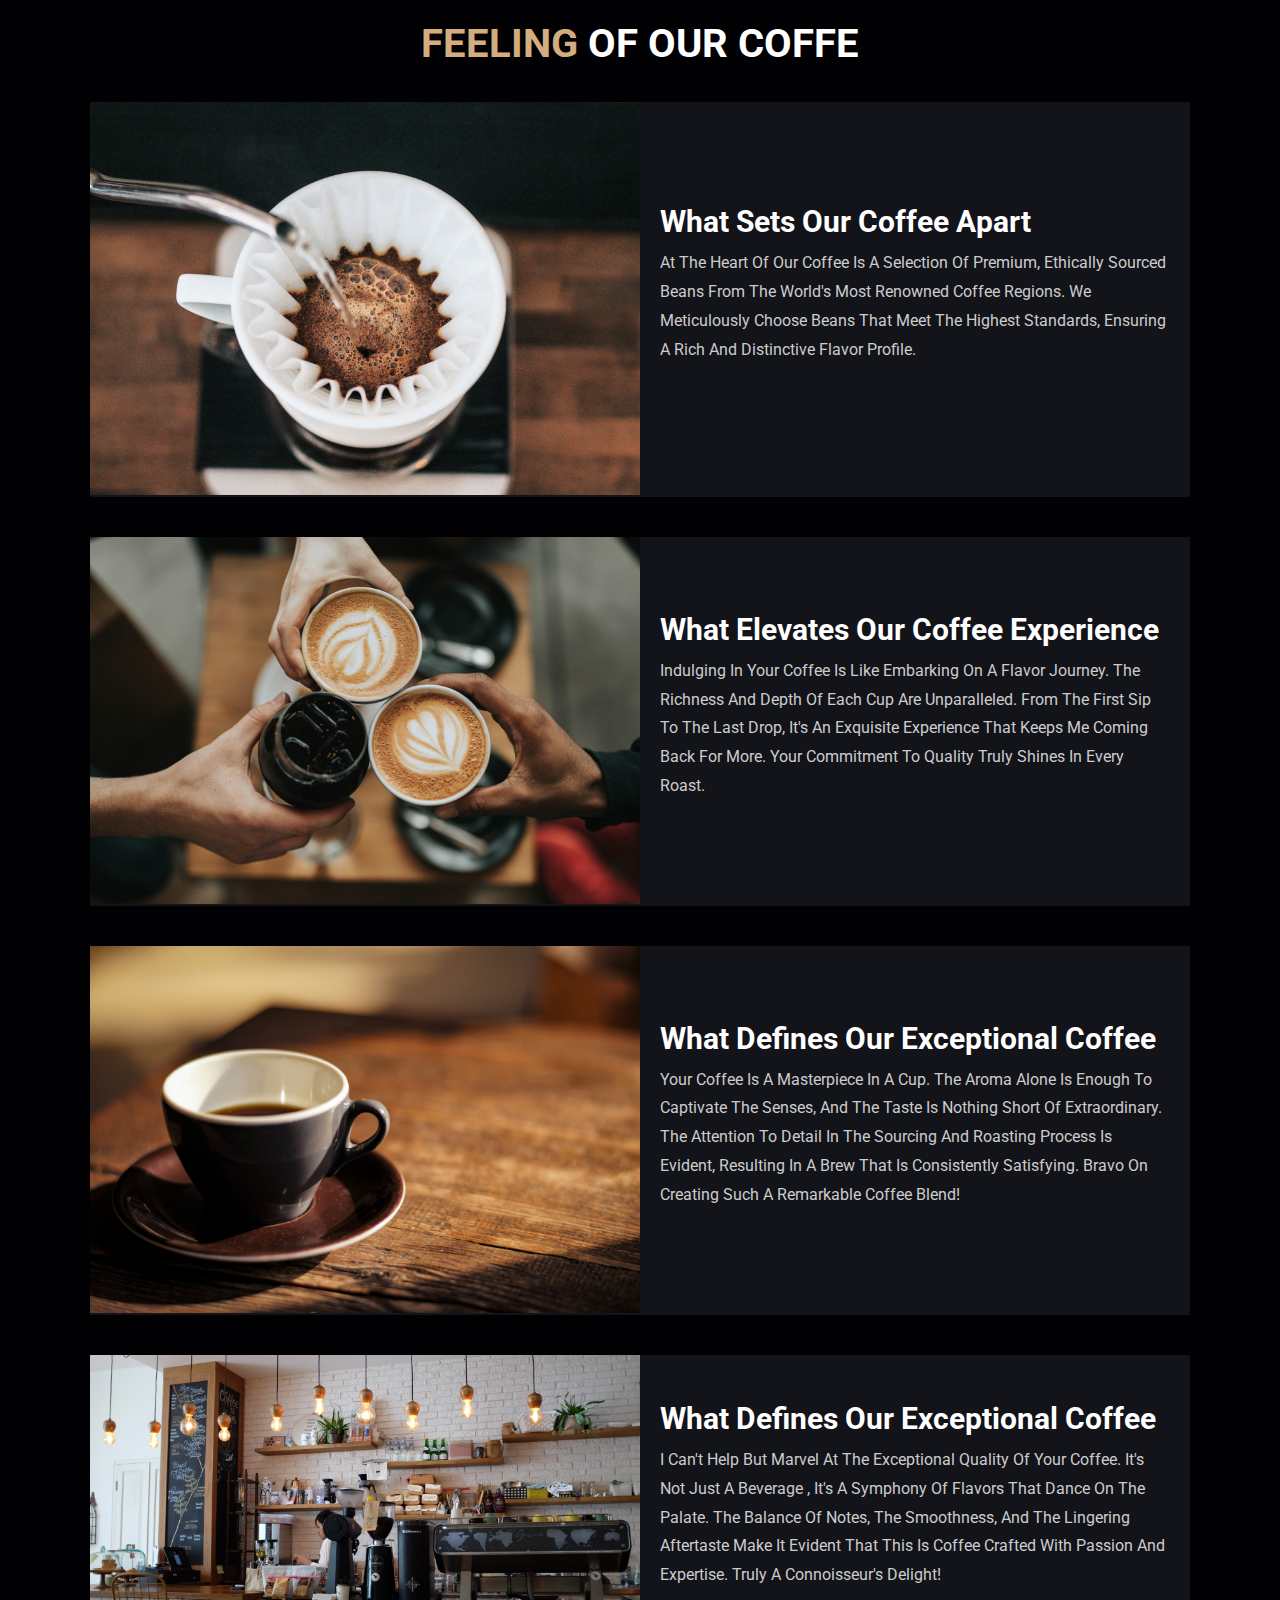
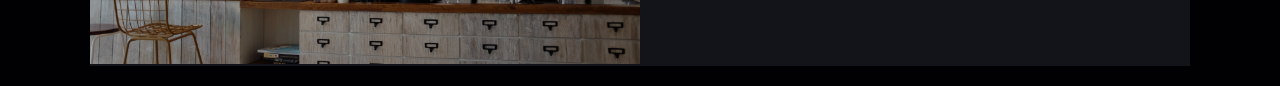
<file: index2.html>
<!DOCTYPE html>
<html lang="en">
  <head>
    <meta charset="UTF-8" />
    <meta http-equiv="X-UA-Compatible" content="IE=edge" />
    <meta name="viewport" content="width=device-width, initial-scale=1.0" />
    <title>Coffee Shop</title>

    <link
      rel="stylesheet"
      href="https://cdnjs.cloudflare.com/ajax/libs/font-awesome/6.4.2/css/all.min.css"
    />
    <link rel="stylesheet" href="style.css" />
  </head>
  <body>
    <section class="about" id="about">
      <h1 class="heading"><span>Feeling</span> of our coffe</h1>

      <div class="row">
        <div class="image">
          <img src="images/coffeee1.jpg" />
        </div>

        <div class="content">
          <h3>What Sets Our Coffee Apart</h3>
          <p>
            At the heart of our coffee is a selection of premium, ethically
            sourced beans from the world's most renowned coffee regions. We
            meticulously choose beans that meet the highest standards, ensuring
            a rich and distinctive flavor profile.
          </p>
          <p></p>
        </div>
      </div>
    </section>
    <section class="about" id="about">
      <div class="row">
        <div class="image">
          <img src="images/coffeee2.jpg" />
        </div>

        <div class="content">
          <h3>What Elevates Our Coffee Experience</h3>
          <p>
            Indulging in your coffee is like embarking on a flavor journey. The
            richness and depth of each cup are unparalleled. From the first sip
            to the last drop, it's an exquisite experience that keeps me coming
            back for more. Your commitment to quality truly shines in every
            roast.
          </p>
          <p></p>
        </div>
      </div>
    </section>
    <section class="about" id="about">
      <div class="row">
        <div class="image">
          <img src="images/coffeee3.jpg" />
        </div>

        <div class="content">
          <h3>What Defines Our Exceptional Coffee</h3>
          <p>
            Your coffee is a masterpiece in a cup. The aroma alone is enough to
            captivate the senses, and the taste is nothing short of
            extraordinary. The attention to detail in the sourcing and roasting
            process is evident, resulting in a brew that is consistently
            satisfying. Bravo on creating such a remarkable coffee blend!
          </p>
          <p></p>
        </div>
      </div>
    </section>
    <section class="about" id="about">
      <div class="row">
        <div class="image">
          <img src="images/coffeee4.jpg" />
        </div>

        <div class="content">
          <h3>What Defines Our Exceptional Coffee</h3>
          <p>
            I can't help but marvel at the exceptional quality of your coffee.
            It's not just a beverage , it's a symphony of flavors that dance on
            the palate. The balance of notes, the smoothness, and the lingering
            aftertaste make it evident that this is coffee crafted with passion
            and expertise. Truly a connoisseur's delight!
          </p>

          <p></p>
        </div>
      </div>
    </section>
  </body>
</html>
</file>
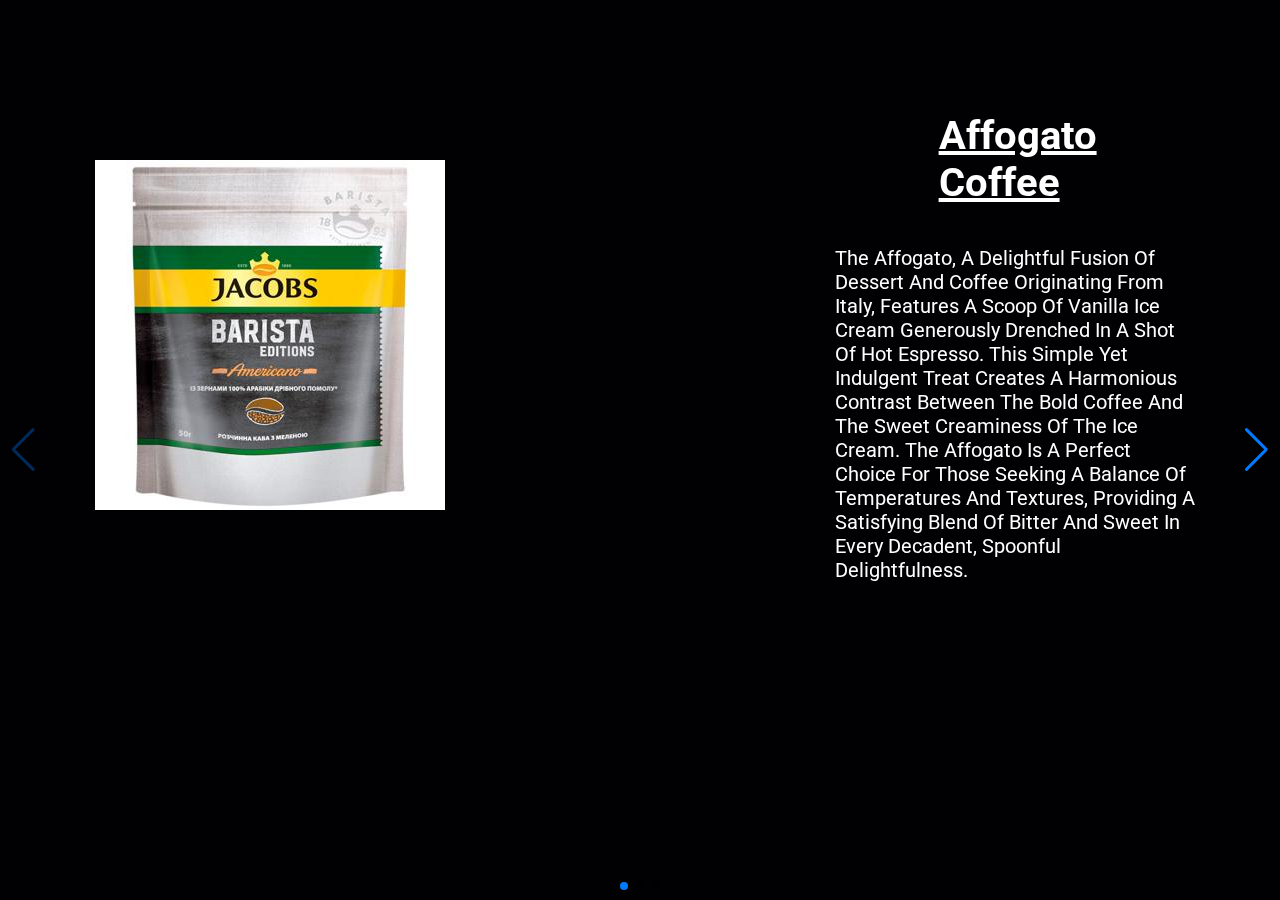
<file: index4.html>
<!DOCTYPE html>
<html lang="en">
  <head>
    <meta charset="UTF-8" />
    <meta http-equiv="X-UA-Compatible" content="IE=edge" />
    <meta name="viewport" content="width=device-width, initial-scale=1.0" />
    <title>Coffee Shop</title>

    <link
      rel="stylesheet"
      href="https://unpkg.com/swiper/swiper-bundle.min.css"
    />
    <link rel="stylesheet" href="style.css" />
  </head>
  <body>
    <div class="swiper-container">
      <div class="swiper-wrapper">
        <!-- Slide 1 -->
        <div class="swiper-slide swiper-slide1">
          <section class="about1" id="about1">
            <div class="row-products1">
              <div class="image-products common-image">
                <img src="images/coffe2.jpg" id="image" alt="Coffee 1" />
              </div>
              <div class="content-products1">
                <h3 class="title-1">Affogato Coffee</h3>
                <p class="description-1">
                  The Affogato, a delightful fusion of dessert and coffee
                  originating from Italy, features a scoop of vanilla ice cream
                  generously drenched in a shot of hot espresso. This simple yet
                  indulgent treat creates a harmonious contrast between the bold
                  coffee and the sweet creaminess of the ice cream. The Affogato
                  is a perfect choice for those seeking a balance of
                  temperatures and textures, providing a satisfying blend of
                  bitter and sweet in every decadent, spoonful delightfulness.
                </p>
              </div>
            </div>
          </section>
        </div>

        <!-- Slide 2 -->
        <div class="swiper-slide swiper-slide2">
          <section class="about2" id="about2">
            <h1 class="heading-new-products2">
              <span>Title</span>
            </h1>
            <div class="row-products2">
              <div class="image-products common-image">
                <img src="images/coffe1.jpg"id="image" alt="Coffee 2" />
              </div>
              <div class="content-products2-2">
                <h3 class="title-2">Ristretto Coffee</h3>
                <p class="description-2">
                  The Ristretto, a bold espresso variant, delivers an intense
                  coffee experience with a shorter extraction method. Crafted
                  using the same amount of finely ground coffee but less water,
                  it's a concentrated brew known for its robust flavor. This
                  shorter extraction captures the pure essence of the beans,
                  resulting in a powerful and nuanced taste. Ristretto
                  enthusiasts appreciate its full-bodied character, making it an
                  ideal choice for those who crave a condensed and intense,
                  momentary, sip delight.
                </p>
              </div>
            </div>
          </section>
        </div>

        <!-- Slide 3 -->
        <div class="swiper-slide swiper-slide3">
          <section class="about3" id="about3">
            <h1 class="heading-new-products3">
              <span>Title</span>
            </h1>
            <div class="row-products3">
              <div class="image-products common-image">
                <img src="images/coffe4.jpg" id="image" alt="Coffee 3" />
              </div>
              <div class="content-products3-3">
                <h3 class="title-3">Cascara Latte Coffee</h3>
                <p class="description-3">
                  Cascara Latte is a distinctive coffee creation that features
                  cascara, the dried husk of coffee cherries. The cascara is
                  carefully steeped to create a flavorful tea, which is then
                  meticulously combined with expertly steamed milk to craft a
                  latte with a subtly sweet and fruity undertone. This
                  innovative beverage offers a unique twist, appealing to those
                  who seek a harmonious blend of coffee and the natural
                  sweetness of cascara. Enjoy this delightful and aromatic
                  Cascara Latte for a uniquely satisfying coffee
                </p>
              </div>
            </div>
          </section>
        </div>
      </div>
      <!-- Add Pagination -->
      <div class="swiper-pagination"></div>
      <!-- Add Navigation -->
      <div class="swiper-button-next"></div>
      <div class="swiper-button-prev"></div>
    </div>

    <script src="https://unpkg.com/swiper/swiper-bundle.min.js"></script>
    <script>
      document.addEventListener("DOMContentLoaded", function () {
        var swiper = new Swiper(".swiper-container", {
          slidesPerView: 1,
          spaceBetween: 10,
          navigation: {
            nextEl: ".swiper-button-next",
            prevEl: ".swiper-button-prev",
          },
          pagination: {
            el: ".swiper-pagination",
            clickable: true,
          },
        });
      });
    </script>
  </body>
</html>
</file>
<file: style.css>
@import url("https://fonts.googleapis.com/css2?family=Roboto:wght@100;300;400;500;700&display=swap");
:root {
  --main-color: #d3ad7f;
  --black: #13131a;
  --background-color: #010103;
  --bg: #010103;
  --border: 0.1rem solid rgba(255, 255, 255, 0.3);
}
.parent {
  display: grid;
  grid-template-columns: 0.2fr 1fr;
  grid-template-rows: repeat(6, 1fr);
  grid-column-gap: 0px;
  grid-row-gap: 0px;
}

* {
  font-family: "Roboto", sans-serif;
  margin: 0;
  padding: 0;
  box-sizing: border-box;
  outline: none;
  border: none;
  text-decoration: none;
  text-transform: capitalize;
  transition: 0.2s linear;
}

/*-------------------------------------------------------- Html ---------------------------------------------------------------------*/

html {
  font-size: 62.5%;
  overflow-x: hidden;
  scroll-padding-top: 9rem;
  scroll-behavior: smooth;
}

html::-webkit-scrollbar {
  width: 0.8rem;
}

html::-webkit-scrollbar-track {
  background: transparent;
}

html::-webkit-scrollbar-thumb {
  background: #fff;
  border-radius: 5rem;
}

/*-------------------------------------------------------- Body -------------------------------------------------------------------- */

body {
  background: var(--bg);
}

section {
  padding: 2rem 7%;
}

/*------------------------------------------------------- Navigation-------------------------------------------------------------------- */
.navigation {
  display: flex;
  justify-content: space-between;
  align-items: center;
  background-color: #333;
  padding: 10px;
  z-index: 1000;
}

/*-------------------------------------------------------- Header -------------------------------------------------------------------- */
.heading {
  text-align: center;
  color: #fff;
  text-transform: uppercase;
  padding-bottom: 3.5rem;
  font-size: 4rem;
}

.heading span {
  color: var(--main-color);
  text-transform: uppercase;
}

.btn {
  margin-top: 1rem;
  display: inline-block;
  padding: 0.9rem 3rem;
  font-size: 1.7rem;
  color: #fff;
  background: var(--main-color);
  cursor: pointer;
}

.btn:hover {
  letter-spacing: 0.2rem;
}

.header {
  background: rgba(67, 59, 59, 0.3);
  display: flex;
  align-items: center;
  justify-content: space-between;
  padding: 1.5rem 7%;
  border-bottom: var(--border);
  position: fixed;
  top: 0;
  left: 0;
  right: 0;
  z-index: 1000;
}

.header .logo img {
  height: 6rem;
}

.header .navbar a {
  margin: 0 1rem;
  font-size: 1.6rem;
  color: #fff;
}

.header .navbar a:hover {
  color: var(--main-color);
  border-bottom: 0.1rem solid var(--main-color);
  padding-bottom: 0.5rem;
}

.header .icons div {
  color: #fff;
  cursor: pointer;
  font-size: 2.5rem;
  margin-left: 2rem;
}

.header .icons div:hover {
  color: var(--main-color);
}

/*-------------------------------------------------------- Search --------------------------------------------------------------------*/

#menu-btn {
  display: none;
}

.header .search-form {
  position: absolute;
  top: 115%;
  right: 7%;
  background: #fff;
  width: 50rem;
  height: 5rem;
  display: flex;
  align-items: center;
  transform: scaleY(0);
  transform-origin: top;
}

.header .search-form.active {
  transform: scaleY(1);
}

.header .search-form input {
  height: 100%;
  width: 100%;
  font-size: 1.6rem;
  color: var(--black);
  padding: 1rem;
  text-transform: none;
}

.header .search-form label {
  cursor: pointer;
  font-size: 2.2rem;
  margin-right: 1.5rem;
  color: var(--black);
}

.header .search-form label:hover {
  color: var(--main-color);
}

.header .cart-items-container {
  position: absolute;
  top: 100%;
  right: -100%;
  height: calc(100vh - 9.5rem);
  width: 35rem;
  background: #fff;
  padding: 0 1.5rem;
}

.header .cart-items-container.active {
  right: 0;
}
#active {
  right: 0;
}

.header .cart-items-container .cart-item {
  position: relative;
  margin: 2rem 0;
  display: flex;
  align-items: center;
  gap: 1.5;
}

.header .cart-items-container .cart-item .fa-times {
  position: absolute;
  top: 1rem;
  right: 1rem;
  font-size: 2rem;
  cursor: pointer;
  color: var(--black);
}

.header .cart-items-container .cart-item .fa-times:hover {
  color: var(--main-color);
}

.header .cart-items-container .cart-item img {
  height: 7rem;
}

.header .cart-items-container .cart-item .content h3 {
  font-size: 2rem;
  color: var(--black);
  padding-bottom: 0.5rem;
}

.header .cart-items-container .cart-item .content .price {
  font-size: 1.5rem;
  color: var(--main-color);
}

.header .cart-items-container .btn {
  width: 100%;
  text-align: center;
}

/*--------------------------------------------------------- Home --------------------------------------------------------------------*/

.home {
  min-height: 100vh;
  display: flex;
  align-items: center;
  background: url(images/First.jpg) no-repeat;
  background-size: cover;
  background-position: center;
}

.home .content {
  max-width: 60rem;
}

.home .content h3 {
  font-size: 6rem;
  text-transform: uppercase;
  color: #fff;
}

.home .content p {
  font-size: 2rem;
  font-weight: normal;
  line-height: 1.8;
  padding: 1rem 0;
  color: #fff;
}

/*-------------------------------------------------------- About us -------------------------------------------------------------------- */

.about .row {
  display: flex;
  align-items: center;
  background: var(--black);
  flex-wrap: wrap;
}

.about .row .image {
  flex: 1 1 45rem;
}

.about .row .image img {
  width: 100%;
}

.about .row .content {
  flex: 1 1 45rem;
  padding: 2rem;
}

.about .row .content h3 {
  font-size: 3rem;
  color: #fff;
}

.about .row .content p {
  font-size: 1.6rem;
  color: #ccc;
  padding: 1rem 0;
  line-height: 1.8;
}

/*-------------------------------------------------------- Menu -------------------------------------------------------------------- */

.menu .box-container {
  display: grid;
  grid-template-columns: repeat(auto-fit, minmax(30rem, 1fr));
  gap: 1.5rem;
}

.menu .box-container .box {
  padding: 5rem;
  text-align: center;
  border: var(--border);
}

.menu .box img {
  height: 10rem;
}

.menu .box-container .box h3 {
  color: #fff;
  font-size: 2rem;
  padding: 1rem 0;
}

.menu .box-container .price {
  color: #fff;
  font-size: 2.5rem;
  padding: 0.5rem 0;
}

.menu .box-container .price span {
  font-size: 1.5rem;
  text-decoration: line-through;
  font-weight: lighter;
}

.menu .box .container .box:hover {
  background: #fff;
}

.menu .box .container .box:hover > * {
  color: var(--black);
}

/*-------------------------------------------------------- Products -------------------------------------------------------------------- */

.products .box-container {
  display: grid;
  grid-template-columns: repeat(auto-fit, minmax(30rem, 1fr));
  gap: 1.5rem;
}

.products .box-container .box {
  text-align: center;
  border: var(--border);
  padding: 2rem;
}

.products .box-container .box .icons a {
  height: 5rem;
  width: 5rem;
  line-height: 5rem;
  font-size: 2rem;
  border: var(--border);
  color: #fff;
  margin: 0.3rem;
}

.products .box-container .box .icons a:hover {
  background: var(--main-color);
}

.products .box-container .box .image {
  padding: 2.5rem 0;
}

.products .box-container .box .image img {
  height: 25rem;
}

.products .box-container .box .content h3 {
  color: #fff;
  font-size: 2.5rem;
}

.products .box-container .box .content .stars {
  padding: 1.5rem;
}

.products .box-container .box .content .stars .i {
  font-size: 1.7rem;
  color: var(--main-color);
}

.products .box-container .box .content .price {
  color: #fff;
  font-size: 2.5rem;
}

.products .box-container .box .content .price span {
  text-decoration: line-through;
  font-weight: lighter;
  font-size: 1.5rem;
}
/*-------------------------------------------------------- Review --------------------------------------------------------------------*/

.review .box-container {
  display: grid;
  grid-template-columns: repeat(auto-fill, minmax(30rem, 1fr));
  gap: 1.5rem;
}

.review .box-container {
  padding-left: 7rem;
}
.review .box-container .box {
  border: var(--border);
  text-align: center;
  padding: 3rem 2rem;
  border-radius: 15px;
}

.review .box-container .box p {
  font-size: 1.5rem;
  line-height: 1.8;
  color: #ccc;
  padding: 2rem 0;
}

.review .box-container .box .user {
  height: 7rem;
  width: 7rem;
  border-radius: 50%;
  object-fit: cover;
}

.review .box-container .box h3 {
  padding: 1rem 0;
  font-size: 2rem;
  color: #fff;
}

.review .box-container .box .stars i {
  font-size: 1.5rem;
  color: var(--main-color);
}

/*------------------------------------------------------- Contact Form -------------------------------------------------------------------- */

.contact .row {
  display: flex;

  background: var(--black);
  flex-wrap: wrap;
  gap: 1rem;
}

.contact .row .map {
  flex: 1 1 45rem;
  width: 100%;
  object-fit: cover;
}

.contact .row form {
  flex: 1 1 45rem;
  padding: 5rem 2rem;
  text-align: center;
}

.contact .row form h3 {
  text-transform: uppercase;
  font-size: 3.5rem;
  color: #fff;
}

.contact .row form .inputBox {
  display: flex;
  align-items: center;
  margin-top: 2rem;
  margin-bottom: 2rem;
  background: var(--black);
  border: var(--border);
}

.contact .row form .inputBox span {
  color: #fff;
  font-size: 2rem;
  padding-left: 2rem;
}

.contact .row form .inputBox input {
  width: 100rem;
  padding: 2rem;
  font-size: 1.7rem;
  color: #fff;
  text-transform: none;
  background: none;
}

/*---------------------------------------------------- Blogs not needed rn -------------------------------------------------------------------- */

.blogs .box-container {
  display: grid;
  grid-template-columns: repeat(auto-fill, minmax(30rem, 1fr));
}

.blogs .box-container .box {
  border: var(--border);
}

.blogs .box-container .box .image {
  height: 25rem;
  overflow: hidden;
  width: 100%;
}

.blogs .box-container .box .image img {
  height: 100%;
  object-fit: cover;
  width: 100%;
}

.blogs .box-container .box:hover .image img {
  transform: scale(1.2);
}

.blogs .box-container .box .content {
  padding: 2rem;
}

.blogs .box-container .box .content .title {
  font-size: 2rem;
  line-height: 1.5;
  color: #fff;
}

.blogs .box-container .box .content .title:hover {
  color: var(--main-color);
}

.blogs .box-container .box .content span {
  color: var(--main-color);
  display: block;
  padding-top: 1rem;
  font-size: 2rem;
}

.blogs .box-container .box .content p {
  font-size: 1.6rem;
  line-height: 1.8;
  color: #ccc;
  padding: 1rem 0;
}

/*-------------------------------------------------------- New Products -------------------------------------------------------------------- */

.new-products {
  padding: 20px;
  text-align: center;
  border-radius: 10px;
}

#new-products .content {
  max-width: 600px;
  display: flex;
  flex-direction: column;
  padding: 2.5rem 4rem 4rem;
  border-radius: 15px;
  background: var(--black);
  overflow: hidden;
  margin: 50px 0;
}

#new-products .content h2,
#new-products .content p {
  padding: 10px;
  overflow: hidden;
}

#new-products .heading-products {
  color: white;
  font-size: 5rem;
  margin-bottom: 20px;
}

#new-products .box-container {
  display: flex;
  justify-content: center;
  align-items: center;
}

#new-products .box {
  width: 400px;
  margin-right: 20px;
}

#new-products .image img {
  width: 100%;
  height: 250% !important;
  box-shadow: 0 0 10px rgba(0, 0, 0, 0.3);
  border-radius: 15px;
  transition: transform 0.3s ease-in-out;
}

#new-products .content h2 {
  color: white;
  margin-bottom: 10px !important;
  font-size: 4rem;
  word-wrap: break-word;
}

#new-products .content p {
  color: white;
  margin-bottom: 20px !important;
  font-size: 1.8rem;
  line-height: 1.6;
  text-align: justify;
  text-align-last: justify;
  text-justify: distribute-all-lines;
  word-wrap: break-word;
}

#new-products .btn {
  display: inline-block;
  padding: 10px 20px;
  background-color: #e44d26;
  color: #fff;
  text-decoration: none;
  border-radius: 5px;
  transition: background-color 0.3s ease-in-out;
  margin-left: 160px !important;
  margin-top: 5px !important;
  width: 200px;
}

#new-products .btn:hover {
  background-color: #e44d26;
}

/*------------------------------------------------------------INDEX 4-----------------------------------------------------------------*/

.common-image img {
  width: 100%;
  max-width: 350px;
  margin-top: 135px;
}

.content-products1 .title-1 {
  color: #ffffff;
  margin-left: 844px;
  margin-top: -400px;
  font-size: 40px;
  text-decoration: underline;
}

.content-products2-2 .title-2 {
  color: #ffffff;
  margin-left: 850px;
  margin-top: -400px;
  font-size: 40px;
  text-decoration: underline;
}

.content-products3-3 .title-3 {
  color: #ffffff;
  margin-left: 820px;
  margin-top: -400px;
  font-size: 40px;
  text-decoration: underline;
}

.description-1 {
  color: #ffffff;
  margin-left: 740px;
  margin-top: 40px;
  font-size: 20px;
  word-wrap: break-word;
}

.description-2 {
  color: #ffffff;
  margin-left: 740px;
  margin-top: 40px;
  font-size: 20px;
  word-wrap: break-word;
}

.description-3 {
  color: #ffffff;
  margin-left: 780px;
  margin-top: 40px;
  font-size: 20px;
  word-wrap: break-word;
}

/* Add this CSS code to your stylesheet */
.swiper-container {
  border-radius: 15px;
  overflow: hidden;
}

/* Apply padding to the container if you want some space inside the border-radius */
.swiper-wrapper {
  padding: 5px;
  box-shadow: 0 0 10px rgba(0, 0, 0, 0.3);
}

/*-------------------------------------------------------- Footer --------------------------------------------------------------------*/

.footer {
  text-align: center;
}

.footer .share {
  padding: 1rem 0;
}

.footer .share a {
  height: 5rem;
  width: 5rem;
  line-height: 5rem;
  font-size: 2rem;
  color: #fff;
  border: var(--border);
  margin: 0.3rem;
  border-radius: 50%;
}

.footer .share a:hover {
  background-color: var(--main-color);
}

.footer .links {
  display: flex;
  justify-content: center;
  flex-wrap: wrap;
  padding: 2rem 0;
  gap: 1rem;
}

.footer .links a {
  padding: 0.7rem 2rem;
  color: #fff;
  border: var(--border);
  font-size: 2rem;
}

.footer .links a:hover {
  background: var(--main-color);
}

.footer .credit {
  font-size: 2rem;
  color: #fff;
  font-weight: lighter;
  padding: 1.5rem;
}

.footer .credit span {
  color: var(--main-color);
}

/*-------------------------------------------------------- Responsitivity ------------------------------------------------------------*/
/*-------------------------------------------------------- Media Quieries  -----------------------------------------------------------*/

@media (max-width: 991px) {
  html {
    font-size: 55%;
  }
  .review .box-container {
    padding: 0%;
  }

  .header {
    padding: 1.5rem 2rem;
  }

  section {
    padding: 2rem;
  }
  .contact .row form .inputBox input {
    width: 20rem;
    padding: 2rem;
    font-size: 1.7rem;
    color: #fff;
    text-transform: none;
    background: none;
  }
}

@media (max-width: 768px) {
  #menu-btn {
    display: inline-block;
  }
  .review .box-container {
    padding: 0%;
  }
  .header .navbar {
    position: absolute;
    top: 100%;
    right: -100%;
    background: #fff;
    width: 30rem;
    height: clac(100hv - 9.5rem);
  }
  .contact .row form .inputBox input {
    width: 20rem;
    padding: 2rem;
    font-size: 1.7rem;
    color: #fff;
    text-transform: none;
    background: none;
  }
  .header .navbar.active {
    right: 0;
  }

  .header .navbar a {
    color: var(--black);
    display: block;
    margin: 1.5rem;
    padding: 0.5rem;
    font-size: 2rem;
  }

  .header .search-form {
    width: 90%;
    right: 2rem;
  }

  .home {
    background-position: left;
    justify-content: center;
    text-align: center;
  }

  .home .content h3 {
    font-size: 4.5rem;
  }

  .home .content p {
    font-size: 1.5rem;
  }
}

@media (max-width: 450px) {
  html {
    font-size: 50%;
  }
  .review .box-container {
    padding: 0%;
  }
  .contact .row form .inputBox input {
    width: 10rem;
    padding: 2rem;
    font-size: 1.7rem;
    color: #fff;
    text-transform: none;
    background: none;
  }
}

/*--------------------------form container ----------------------------*/
</file>
